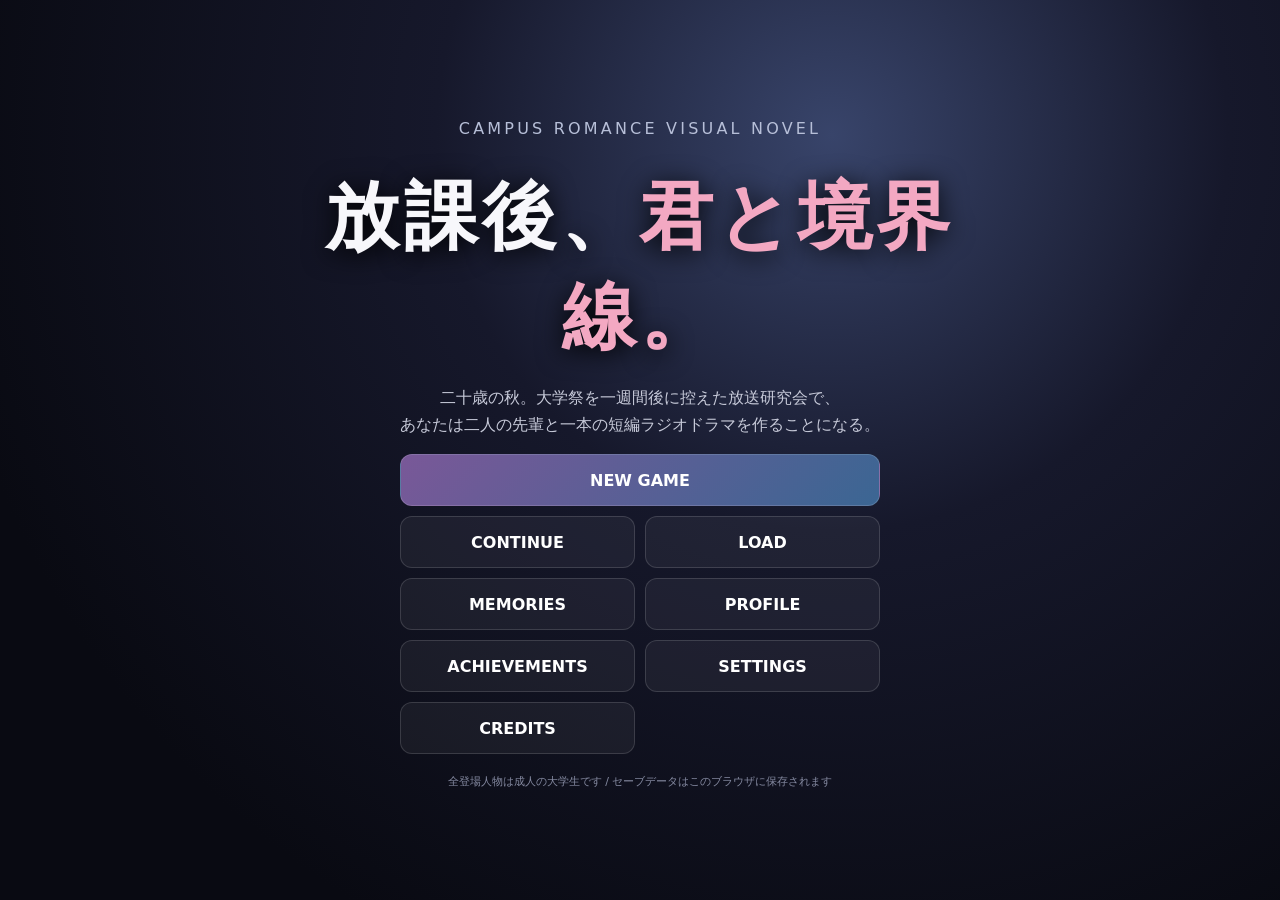
<file: index.html>
<!doctype html>
<html lang="ja">
<head>
<meta charset="utf-8">
<meta name="viewport" content="width=device-width,initial-scale=1,viewport-fit=cover,user-scalable=no">
<meta name="theme-color" content="#111426">
<title>放課後、君と境界線。— Campus Visual Novel</title>
<link rel="stylesheet" href="style.css">
</head>
<body>
<main class="app" id="app">
  <div class="bg" id="bg"></div>
  <div class="vignette"></div>

  <div class="characters">
    <img id="charL" class="char left" alt="">
    <img id="charC" class="char center" alt="">
    <img id="charR" class="char right" alt="">
  </div>

  <header class="topbar">
    <div class="chapter" id="chapter">Prologue</div>
    <div class="quick">
      <button id="qsave">Q.SAVE</button>
      <button id="qload">Q.LOAD</button>
      <button data-open="save">SAVE</button>
      <button data-open="load">LOAD</button>
      <button data-open="menu">MENU</button>
    </div>
  </header>

  <aside class="aff" id="affBox">
    <div class="affRow"><span>澪</span><div class="meter"><i class="mioMeter" id="mioMeter"></i></div><b id="mioAff">0</b></div>
    <div class="affRow"><span>朱莉</span><div class="meter"><i class="akariMeter" id="akariMeter"></i></div><b id="akariAff">0</b></div>
  </aside>

  <div class="choices" id="choices"></div>

  <section class="dialogue" id="dialogue" aria-live="polite">
    <div class="nameplate" id="speaker">Narration</div>
    <div class="dialogActions">
      <button id="autoBtn">AUTO</button>
      <button id="skipBtn">SKIP</button>
      <button data-open="backlog">LOG</button>
    </div>
    <div class="text" id="text"></div>
    <div class="next">▼</div>
  </section>

  <div class="toast" id="toast"></div>

  <section class="screen" id="titleScreen">
    <div class="titleCard">
      <div class="subtitle">CAMPUS ROMANCE VISUAL NOVEL</div>
      <h1 class="logo">放課後、<span>君と境界線。</span></h1>
      <p class="lead">二十歳の秋。大学祭を一週間後に控えた放送研究会で、<br>あなたは二人の先輩と一本の短編ラジオドラマを作ることになる。</p>
      <div class="menuBtns">
        <button class="primary" id="newGame">NEW GAME</button>
        <button id="continueBtn">CONTINUE</button>
        <button data-open="load">LOAD</button>
        <button data-open="gallery">MEMORIES</button>
        <button data-open="profiles">PROFILE</button>
        <button data-open="achievements">ACHIEVEMENTS</button>
        <button data-open="settings">SETTINGS</button>
        <button data-open="credits">CREDITS</button>
      </div>
      <div class="titleNote">全登場人物は成人の大学生です / セーブデータはこのブラウザに保存されます</div>
    </div>
  </section>

  <div class="modal" id="modal" hidden>
    <div class="modalBox">
      <div class="modalHead"><h2 id="modalTitle"></h2><button class="close" id="closeModal">閉じる</button></div>
      <div id="modalBody"></div>
    </div>
  </div>
</main>
<script src="story.js"></script>
<script src="game.js"></script>
</body>
</html>
</file>
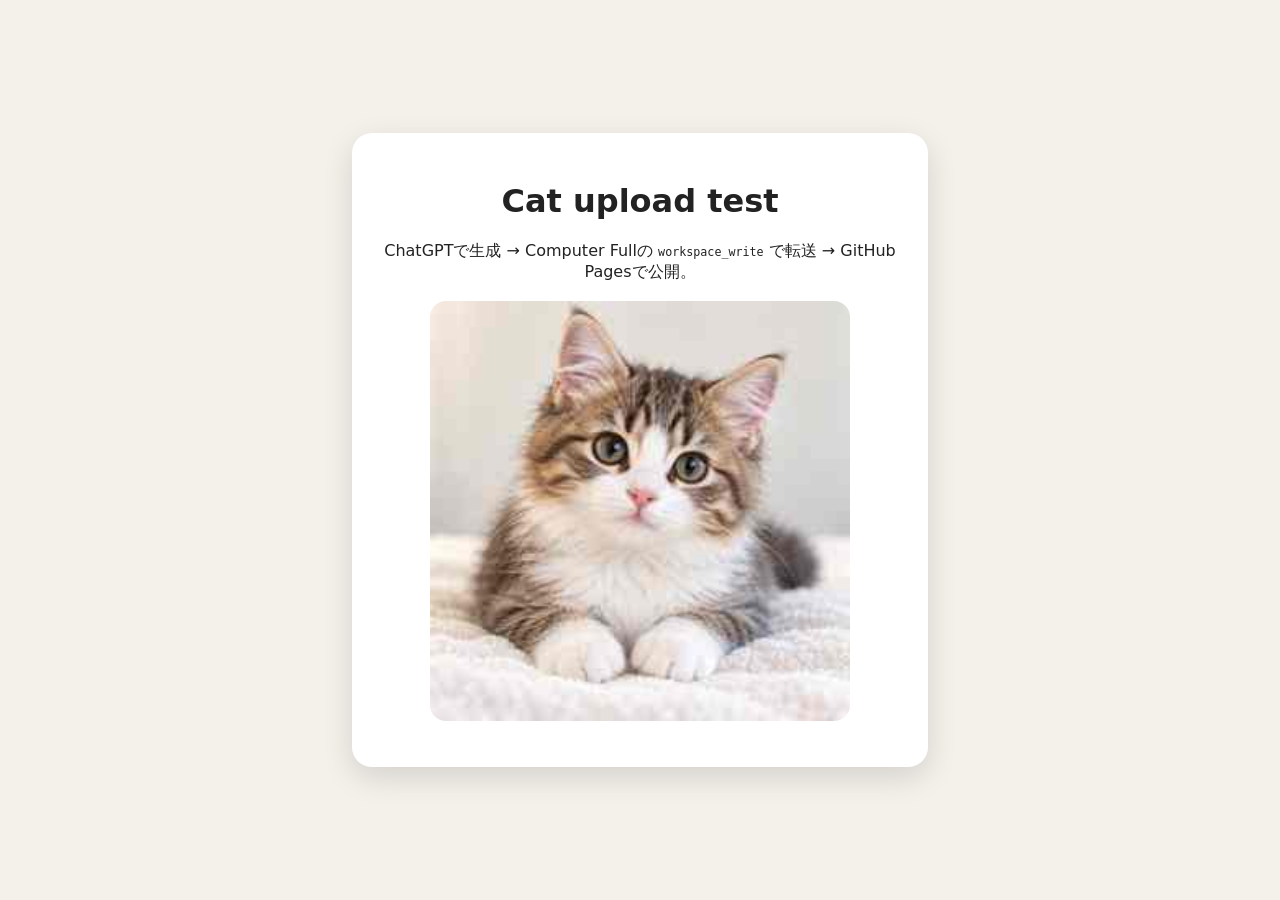
<file: cat-upload-test/index.html>
<!doctype html>
<html lang="ja">
<head>
  <meta charset="utf-8">
  <meta name="viewport" content="width=device-width,initial-scale=1">
  <title>Computer Full Cat Upload Test</title>
  <style>
    body{font-family:system-ui,sans-serif;min-height:100vh;margin:0;display:grid;place-items:center;background:#f4f1eb;color:#222}
    main{text-align:center;background:white;padding:28px;border-radius:20px;box-shadow:0 10px 30px #0002;max-width:520px}
    img{display:block;width:min(420px,80vw);height:auto;border-radius:16px;margin:18px auto}
    code{font-size:.9em}
  </style>
</head>
<body>
  <main>
    <h1>Cat upload test</h1>
    <p>ChatGPTで生成 → Computer Fullの <code>workspace_write</code> で転送 → GitHub Pagesで公開。</p>
    <img src="cat.jpg" alt="生成した猫画像">
  </main>
</body>
</html>
</file>
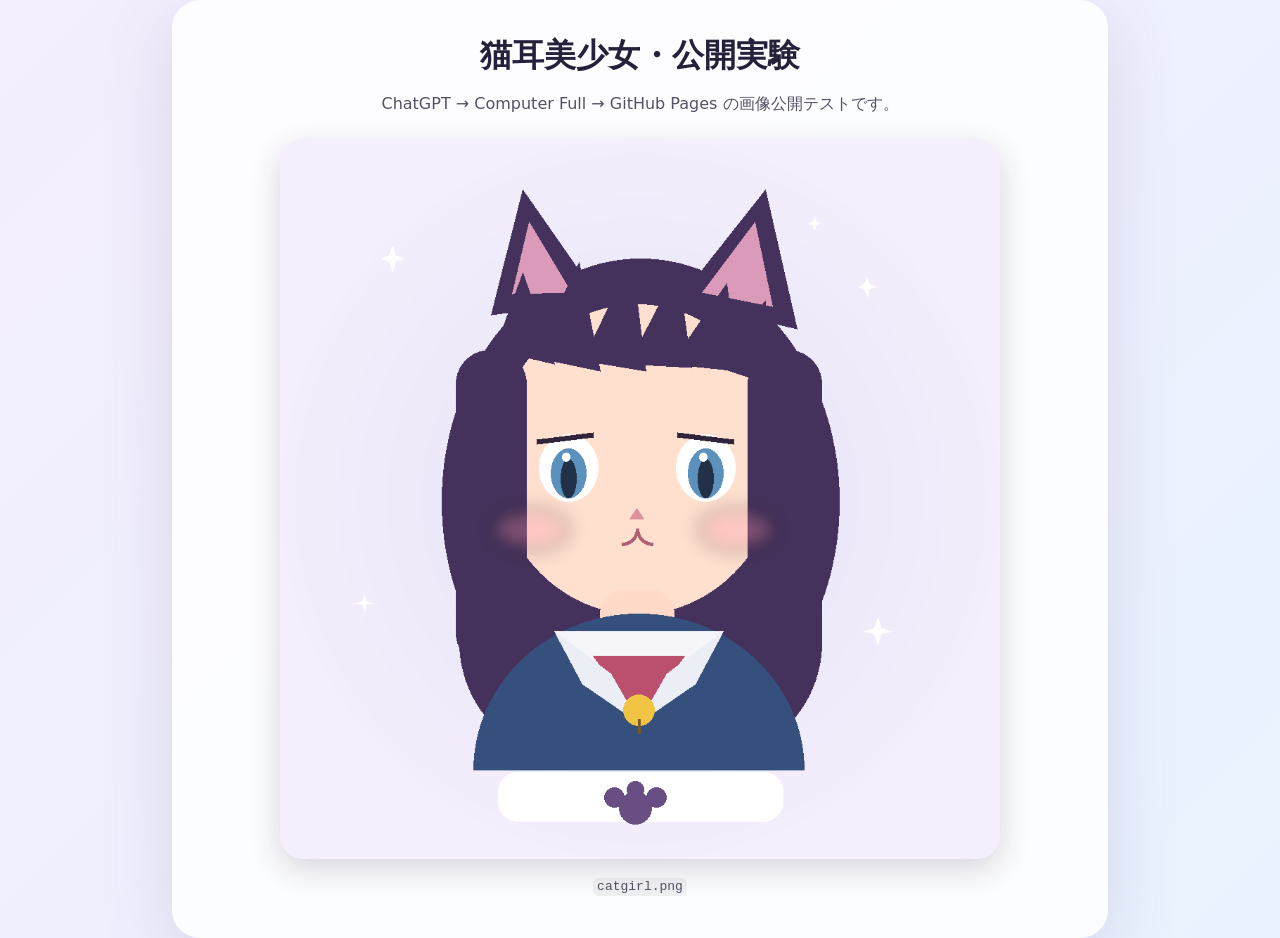
<file: catgirl-20260926/index.html>
<!doctype html>
<html lang="ja">
<head>
  <meta charset="utf-8">
  <meta name="viewport" content="width=device-width,initial-scale=1">
  <title>Catgirl Image Publish Test</title>
  <style>
    :root { color-scheme: light dark; font-family: system-ui,-apple-system,"Segoe UI",sans-serif; }
    body { margin:0; min-height:100vh; display:grid; place-items:center; background:linear-gradient(135deg,#f4eefe,#e9f3ff); }
    main { width:min(92vw,880px); text-align:center; background:#ffffffd9; color:#26213a; padding:28px; border-radius:28px; box-shadow:0 20px 70px #5d47752b; }
    h1 { margin:.2em 0 .3em; }
    p { opacity:.78; }
    img { width:min(100%,720px); height:auto; display:block; margin:24px auto 12px; border-radius:24px; box-shadow:0 10px 30px #35244d30; }
    code { background:#00000010; padding:.1em .35em; border-radius:.4em; }
  </style>
</head>
<body>
  <main>
    <h1>猫耳美少女・公開実験</h1>
    <p>ChatGPT → Computer Full → GitHub Pages の画像公開テストです。</p>
    <img src="catgirl.png" alt="猫耳の成人女性キャラクターのイラスト">
    <p><code>catgirl.png</code></p>
  </main>
</body>
</html>
</file>
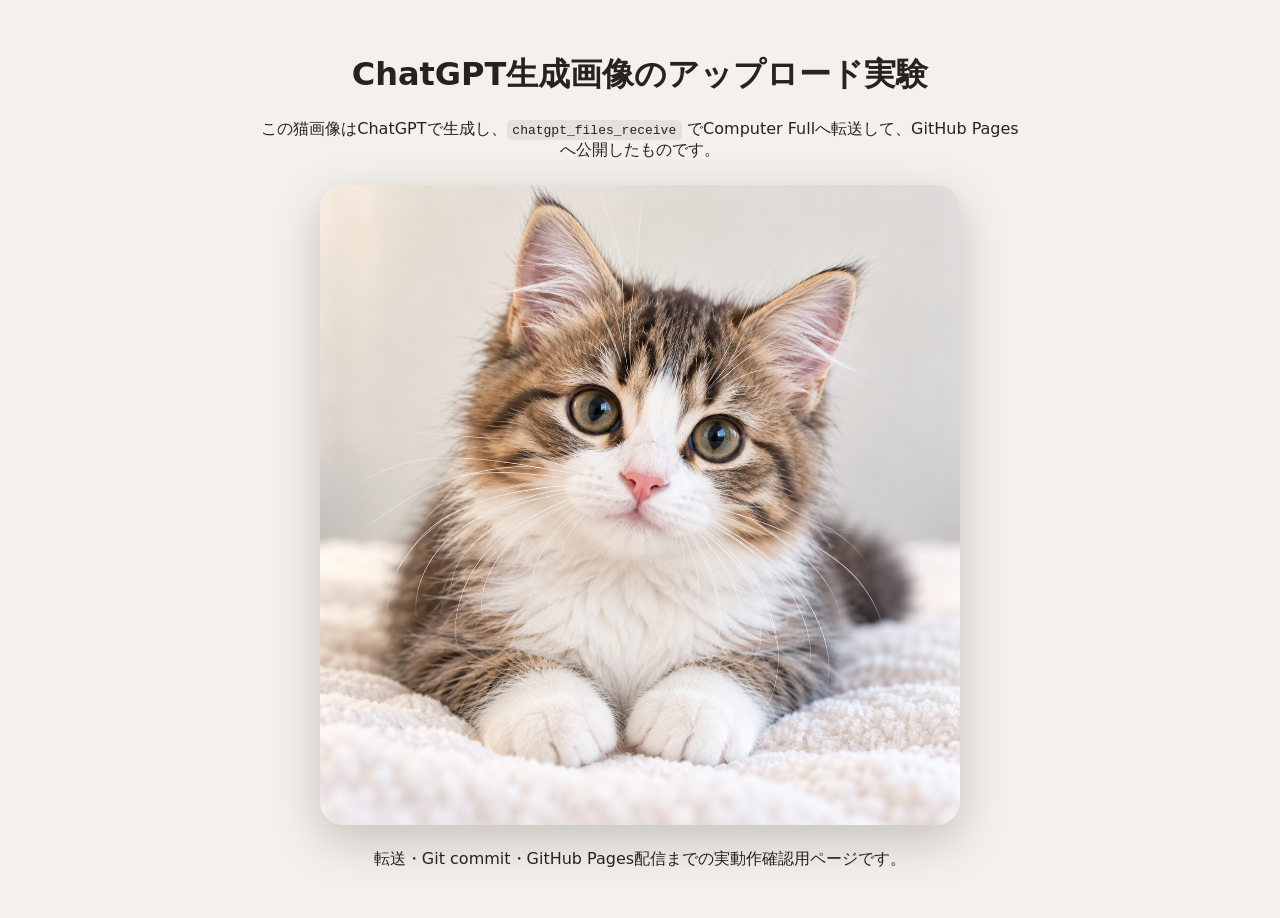
<file: chatgpt-cat-upload/index.html>
<!doctype html>
<html lang="ja">
<head>
  <meta charset="utf-8">
  <meta name="viewport" content="width=device-width, initial-scale=1">
  <title>ChatGPT → Computer Full → GitHub Pages</title>
  <style>
    :root { color-scheme: light dark; font-family: system-ui, sans-serif; }
    body { margin: 0; min-height: 100vh; display: grid; place-items: center; background: #f4f1ec; color: #26221f; }
    main { width: min(92vw, 760px); text-align: center; padding: 32px 16px; }
    img { display: block; width: min(100%, 640px); height: auto; margin: 24px auto; border-radius: 24px; box-shadow: 0 16px 50px #0003; }
    code { background: #0001; padding: .2em .45em; border-radius: .4em; }
    @media (prefers-color-scheme: dark) { body { background: #1d1b19; color: #eee8e1; } code { background: #fff1; } }
  </style>
</head>
<body>
  <main>
    <h1>ChatGPT生成画像のアップロード実験</h1>
    <p>この猫画像はChatGPTで生成し、<code>chatgpt_files_receive</code> でComputer Fullへ転送して、GitHub Pagesへ公開したものです。</p>
    <img src="cat.png" alt="ChatGPTで生成した猫画像">
    <p>転送・Git commit・GitHub Pages配信までの実動作確認用ページです。</p>
  </main>
</body>
</html>
</file>
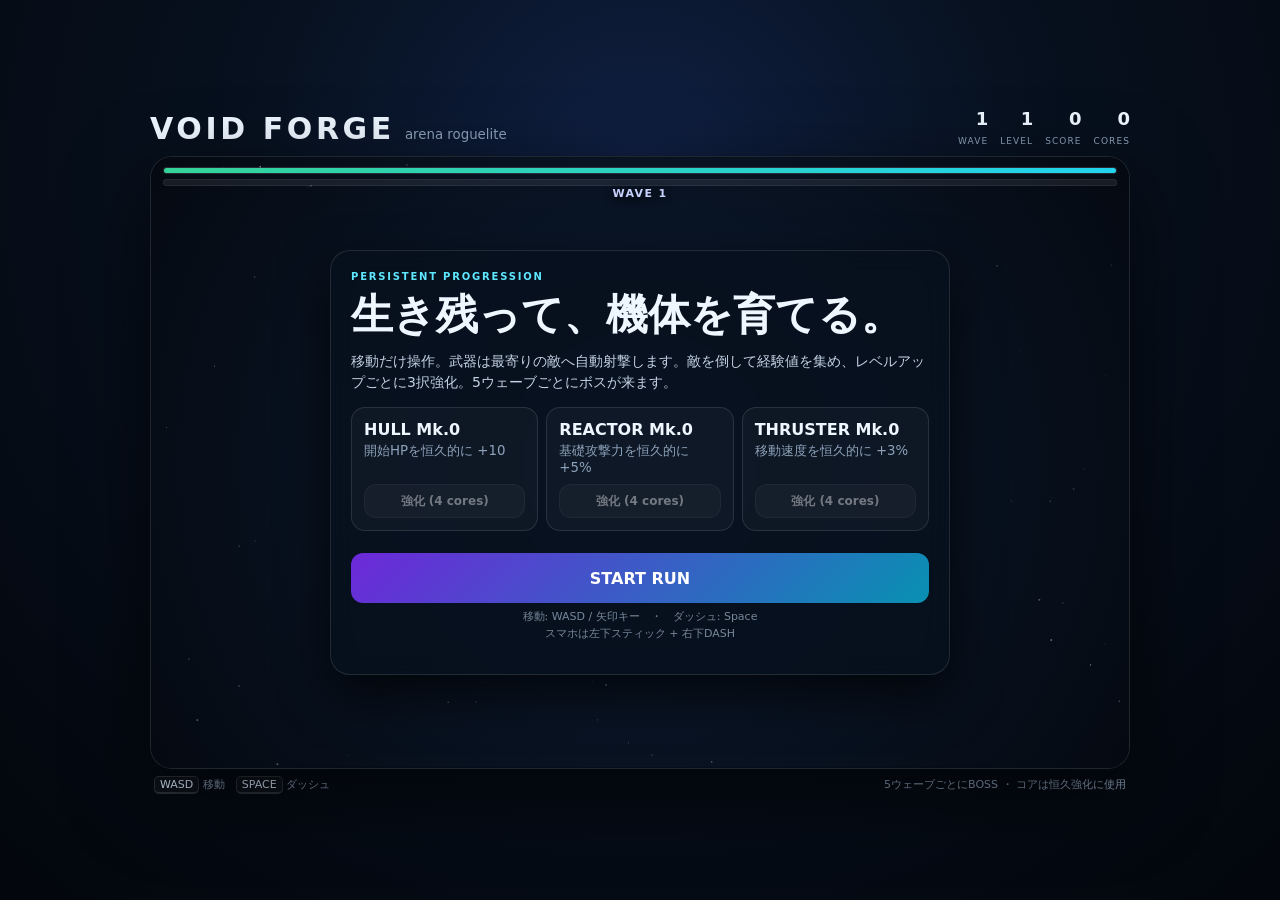
<file: catgirl-experiment.html>
<!doctype html>
<html lang="ja">
<head>
<meta charset="utf-8">
<meta name="viewport" content="width=device-width,initial-scale=1,viewport-fit=cover,user-scalable=no">
<meta name="theme-color" content="#07111f">
<title>VOID FORGE — Arena Roguelite</title>
<style>
:root{color-scheme:dark;--bg:#050912;--panel:#0b1424e8;--line:#ffffff1c;--text:#eef6ff;--muted:#8ea2ba;--cyan:#5ee7ff;--violet:#a78bfa;--red:#fb7185;--gold:#fbbf24;--green:#6ee7b7}
*{box-sizing:border-box}
html,body{margin:0;min-height:100%;background:radial-gradient(circle at 50% 20%,#102044,#07111f 40%,#03060c);font-family:Inter,ui-sans-serif,system-ui,-apple-system,"Segoe UI",sans-serif;color:var(--text);overscroll-behavior:none}
body{min-height:100svh;display:grid;place-items:center;padding:max(10px,env(safe-area-inset-top)) 10px max(10px,env(safe-area-inset-bottom));touch-action:none}
.shell{width:min(980px,100%);display:grid;gap:8px}
.top{display:grid;grid-template-columns:1fr auto;gap:10px;align-items:center}
.brand{display:flex;align-items:baseline;gap:10px}.brand h1{font-size:clamp(18px,4vw,30px);margin:0;letter-spacing:.12em}.brand small{color:var(--muted)}
.stats{display:flex;gap:12px;font-variant-numeric:tabular-nums}.stat{text-align:right}.stat b{display:block;font-size:18px}.stat span{font-size:9px;color:var(--muted);letter-spacing:.12em}
.arena{position:relative;aspect-ratio:16/10;max-height:78svh;min-height:300px;border:1px solid var(--line);border-radius:22px;overflow:hidden;background:#050b14;box-shadow:0 25px 80px #0009;isolation:isolate}
canvas{display:block;width:100%;height:100%}
.overlay{position:absolute;inset:0;display:grid;place-items:center;padding:18px;pointer-events:none}
.panel{pointer-events:auto;width:min(620px,100%);border:1px solid var(--line);border-radius:20px;background:#08111edc;backdrop-filter:blur(14px);padding:20px;box-shadow:0 20px 50px #000a}
.panel[hidden]{display:none}.eyebrow{font-size:10px;font-weight:900;letter-spacing:.18em;color:var(--cyan)}.panel h2{margin:5px 0 8px;font-size:clamp(24px,6vw,42px)}.panel p{margin:6px 0 12px;color:#c4d2e3;line-height:1.5;font-size:14px}
button{font:inherit;color:white;border:0;border-radius:12px;min-height:44px;padding:0 16px;font-weight:800;cursor:pointer;background:linear-gradient(135deg,#6d28d9,#0891b2)}
button:disabled{opacity:.42;cursor:not-allowed}.primary{width:100%;min-height:50px;margin-top:8px}.tiny{min-height:34px;padding:0 10px;font-size:12px}
.meta{display:grid;grid-template-columns:repeat(3,1fr);gap:8px;margin:14px 0}.metaCard{border:1px solid var(--line);background:#ffffff08;border-radius:14px;padding:12px}.metaCard b{display:block;margin-bottom:3px}.metaCard small{display:block;color:var(--muted);min-height:34px}.metaCard button{width:100%;margin-top:8px;background:#ffffff12;border:1px solid var(--line)}
.upgrades{display:grid;grid-template-columns:repeat(3,1fr);gap:10px}.upgrade{min-height:150px;text-align:left;padding:14px;background:#0c1728;border:1px solid #ffffff20}.upgrade strong{display:block;font-size:17px;color:#fff}.upgrade em{display:block;margin:5px 0 8px;color:var(--cyan);font-style:normal;font-size:11px}.upgrade span{display:block;color:#b7c5d6;font-size:13px;line-height:1.45}
.bars{position:absolute;left:12px;right:12px;top:10px;display:grid;gap:5px;pointer-events:none}.bar{height:7px;border-radius:99px;background:#ffffff13;overflow:hidden;border:1px solid #ffffff10}.bar i{display:block;height:100%;width:100%;background:linear-gradient(90deg,#34d399,#22d3ee)}.bar.xp i{background:linear-gradient(90deg,#8b5cf6,#60a5fa);width:0}
.wave{position:absolute;top:30px;left:50%;transform:translateX(-50%);font-weight:900;letter-spacing:.12em;font-size:11px;color:#c7d2fe;text-shadow:0 2px 8px #000}
.toast{position:absolute;bottom:12px;left:50%;transform:translateX(-50%);padding:7px 12px;border-radius:999px;background:#07111fd9;border:1px solid var(--line);font-size:12px;color:#dbeafe;opacity:0;transition:opacity .2s;pointer-events:none}
.touch{position:absolute;inset:0;pointer-events:none}.stick{position:absolute;width:116px;height:116px;border-radius:50%;border:1px solid #ffffff21;background:#ffffff08;left:18px;bottom:18px;display:none}.nub{position:absolute;width:48px;height:48px;border-radius:50%;background:#ffffff22;border:1px solid #ffffff30;left:34px;top:34px}.dash{position:absolute;right:20px;bottom:24px;width:74px;height:74px;border-radius:50%;display:none;place-items:center;border:1px solid #ffffff24;background:#7c3aed33;font-weight:900;font-size:12px}
.help{display:flex;justify-content:space-between;gap:12px;padding:0 4px;color:var(--muted);font-size:11px}.kbd{border:1px solid #ffffff22;border-bottom-width:2px;border-radius:5px;padding:1px 5px;color:#dbeafe;background:#ffffff09}
@media(max-width:700px){.arena{aspect-ratio:10/13;max-height:78svh}.brand small{display:none}.upgrades{grid-template-columns:1fr}.upgrade{min-height:105px}.meta{grid-template-columns:1fr}.stick,.dash{display:grid}.help{justify-content:center}.help span:last-child{display:none}.panel{max-height:90%;overflow:auto}}
</style>
</head>
<body>
<div class="shell">
  <div class="top">
    <div class="brand"><h1>VOID FORGE</h1><small>arena roguelite</small></div>
    <div class="stats">
      <div class="stat"><b id="waveN">1</b><span>WAVE</span></div>
      <div class="stat"><b id="levelN">1</b><span>LEVEL</span></div>
      <div class="stat"><b id="scoreN">0</b><span>SCORE</span></div>
      <div class="stat"><b id="coresN">0</b><span>CORES</span></div>
    </div>
  </div>
  <div class="arena" id="arena" tabindex="0">
    <canvas id="game"></canvas>
    <div class="bars"><div class="bar"><i id="hpBar"></i></div><div class="bar xp"><i id="xpBar"></i></div></div>
    <div class="wave" id="waveText">WAVE 1</div>
    <div class="toast" id="toast"></div>
    <div class="touch">
      <div class="stick" id="stick"><div class="nub" id="nub"></div></div>
      <div class="dash" id="dash">DASH</div>
    </div>
    <div class="overlay">
      <section class="panel" id="menu">
        <div class="eyebrow">PERSISTENT PROGRESSION</div>
        <h2>生き残って、機体を育てる。</h2>
        <p>移動だけ操作。武器は最寄りの敵へ自動射撃します。敵を倒して経験値を集め、レベルアップごとに3択強化。5ウェーブごとにボスが来ます。</p>
        <div class="meta">
          <div class="metaCard"><b>HULL Mk.<span id="hullLv">0</span></b><small>開始HPを恒久的に +10</small><button class="tiny metaBuy" data-k="hull">強化 <span id="hullCost"></span></button></div>
          <div class="metaCard"><b>REACTOR Mk.<span id="reactorLv">0</span></b><small>基礎攻撃力を恒久的に +5%</small><button class="tiny metaBuy" data-k="reactor">強化 <span id="reactorCost"></span></button></div>
          <div class="metaCard"><b>THRUSTER Mk.<span id="thrusterLv">0</span></b><small>移動速度を恒久的に +3%</small><button class="tiny metaBuy" data-k="thruster">強化 <span id="thrusterCost"></span></button></div>
        </div>
        <button class="primary" id="start">START RUN</button>
        <p style="text-align:center;font-size:11px;color:#789">移動: WASD / 矢印キー　・　ダッシュ: Space<br>スマホは左下スティック + 右下DASH</p>
      </section>
      <section class="panel" id="levelup" hidden>
        <div class="eyebrow">LEVEL UP</div><h2>強化を1つ選択</h2>
        <div class="upgrades" id="upgradeList"></div>
      </section>
      <section class="panel" id="gameover" hidden>
        <div class="eyebrow">RUN TERMINATED</div><h2 id="resultTitle">GAME OVER</h2>
        <p id="result"></p>
        <button class="primary" id="again">格納庫へ戻る</button>
      </section>
    </div>
  </div>
  <div class="help"><span><span class="kbd">WASD</span> 移動　<span class="kbd">SPACE</span> ダッシュ</span><span>5ウェーブごとにBOSS ・ コアは恒久強化に使用</span></div>
</div>
<script>
(()=>{
'use strict';
const cv=document.getElementById('game'),ctx=cv.getContext('2d'),arena=document.getElementById('arena');
const $=id=>document.getElementById(id);
let W=800,H=500,DPR=1,run=false,paused=false,last=0,time=0,wave=1,score=0,level=1,xp=0,nextXp=24,spawn=0,waveClock=0;
let player,enemies=[],bullets=[],gems=[],particles=[],stars=[],keys={},touchVec={x:0,y:0},dashCooldown=0,toastTimer=0;
const saveKey='void-forge-save-v1';
let save={cores:0,bestWave:0,bestScore:0,hull:0,reactor:0,thruster:0};
try{Object.assign(save,JSON.parse(localStorage.getItem(saveKey)||'{}'))}catch(_){}
function persist(){try{localStorage.setItem(saveKey,JSON.stringify(save))}catch(_){}}
const UPG=[
 {n:'Overcharge',tag:'DAMAGE',d:'攻撃力 +22%',apply:()=>player.damage*=1.22},
 {n:'Rapid Cycle',tag:'FIRE RATE',d:'連射速度 +18%',apply:()=>player.fireRate*=1.18},
 {n:'Twin Shot',tag:'MULTISHOT',d:'同時発射数 +1（最大5）',apply:()=>player.shots=Math.min(5,player.shots+1)},
 {n:'Rail Core',tag:'PIERCE',d:'弾の貫通数 +1',apply:()=>player.pierce++},
 {n:'Nanoforge',tag:'REGEN',d:'毎秒HP回復 +0.7',apply:()=>player.regen+=.7},
 {n:'Vector Drive',tag:'SPEED',d:'移動速度 +12%',apply:()=>player.speed*=1.12},
 {n:'Expanded Hull',tag:'MAX HP',d:'最大HP +25、即時25回復',apply:()=>{player.maxHp+=25;player.hp=Math.min(player.maxHp,player.hp+25)}},
 {n:'Magnet Array',tag:'PICKUP',d:'経験値吸引距離 +35%',apply:()=>player.magnet*=1.35},
 {n:'Critical Logic',tag:'CRIT',d:'クリティカル率 +8%',apply:()=>player.crit=Math.min(.55,player.crit+.08)},
 {n:'Phase Dash',tag:'DASH',d:'ダッシュ再使用 -18%',apply:()=>player.dashCd=Math.max(.7,player.dashCd*.82)},
 {n:'Drone Node',tag:'DRONE',d:'周回ドローン +1（接触ダメージ）',apply:()=>player.drones=Math.min(6,player.drones+1)},
 {n:'Heavy Rounds',tag:'SIZE',d:'弾サイズ +35%、攻撃力 +8%',apply:()=>{player.bulletR*=1.35;player.damage*=1.08}}
];
function metaCost(k){return 4+save[k]*3+Math.floor(save[k]*save[k]*.6)}
function refreshMeta(){
 $('coresN').textContent=save.cores;$('hullLv').textContent=save.hull;$('reactorLv').textContent=save.reactor;$('thrusterLv').textContent=save.thruster;
 for(const k of ['hull','reactor','thruster']){$(k+'Cost').textContent='('+metaCost(k)+' cores)';const b=document.querySelector('[data-k="'+k+'"]');b.disabled=save.cores<metaCost(k)}
}
function resize(){const r=cv.getBoundingClientRect();DPR=Math.min(devicePixelRatio||1,2);W=r.width;H=r.height;cv.width=Math.round(W*DPR);cv.height=Math.round(H*DPR);ctx.setTransform(DPR,0,0,DPR,0,0);stars=Array.from({length:Math.floor(W*H/7000)},()=>({x:Math.random()*W,y:Math.random()*H,s:Math.random()*1.4+.3,a:Math.random()*.55+.2}))}
function reset(){
 wave=1;score=0;level=1;xp=0;nextXp=24;time=0;spawn=.5;waveClock=0;enemies=[];bullets=[];gems=[];particles=[];dashCooldown=0;
 player={x:W/2,y:H/2,r:12,hp:100+save.hull*10,maxHp:100+save.hull*10,speed:190*(1+save.thruster*.03),damage:18*(1+save.reactor*.05),fireRate:2.2,fireT:0,shots:1,pierce:0,regen:0,magnet:95,crit:.05,dashCd:2.4,drones:0,bulletR:3.4,inv:0};
 run=true;paused=false;$('menu').hidden=true;$('gameover').hidden=true;$('levelup').hidden=true;arena.focus({preventScroll:true});last=performance.now();requestAnimationFrame(loop)
}
function enemyType(){
 const r=Math.random(), boss=wave%5===0 && !enemies.some(e=>e.boss) && waveClock<2;
 if(boss)return {boss:true,r:34,hp:500+wave*140,speed:45+wave*1.5,dmg:22,color:'#f59e0b',xp:45};
 if(r<Math.min(.18,.04+wave*.008))return {r:18,hp:70+wave*11,speed:58+wave*2,dmg:16,color:'#c084fc',xp:8};
 if(r<.42)return {r:9,hp:18+wave*4,speed:105+wave*3,dmg:8,color:'#fb7185',xp:3};
 return {r:13,hp:34+wave*6,speed:78+wave*2.5,dmg:11,color:'#60a5fa',xp:5}
}
function spawnEnemy(){
 const e=enemyType(),side=Math.floor(Math.random()*4),pad=28;
 if(side===0){e.x=Math.random()*W;e.y=-pad}else if(side===1){e.x=W+pad;e.y=Math.random()*H}else if(side===2){e.x=Math.random()*W;e.y=H+pad}else{e.x=-pad;e.y=Math.random()*H}
 e.maxHp=e.hp;e.hit=0;enemies.push(e)
}
function nearest(){let best=null,bd=1e9;for(const e of enemies){const dx=e.x-player.x,dy=e.y-player.y,d=dx*dx+dy*dy;if(d<bd){bd=d;best=e}}return best}
function fire(){
 const t=nearest();if(!t)return;const base=Math.atan2(t.y-player.y,t.x-player.x),spread=.13;
 for(let i=0;i<player.shots;i++){const a=base+(i-(player.shots-1)/2)*spread;bullets.push({x:player.x,y:player.y,vx:Math.cos(a)*460,vy:Math.sin(a)*460,r:player.bulletR,dmg:player.damage,pierce:player.pierce,life:1.5})}
}
function dash(){
 if(!run||paused||dashCooldown>0)return;let dx=touchVec.x,dy=touchVec.y;if(!dx&&!dy){dx=(keys.ArrowRight||keys.d?1:0)-(keys.ArrowLeft||keys.a?1:0);dy=(keys.ArrowDown||keys.s?1:0)-(keys.ArrowUp||keys.w?1:0)}if(!dx&&!dy)return;
 const m=Math.hypot(dx,dy);player.x+=dx/m*105;player.y+=dy/m*105;player.x=Math.max(16,Math.min(W-16,player.x));player.y=Math.max(16,Math.min(H-16,player.y));player.inv=.28;dashCooldown=player.dashCd;burst(player.x,player.y,'#a78bfa',18)
}
function burst(x,y,c,n=8){for(let i=0;i<n;i++){const a=Math.random()*6.28,s=30+Math.random()*110;particles.push({x,y,vx:Math.cos(a)*s,vy:Math.sin(a)*s,life:.35+Math.random()*.4,c})}}
function addXp(v){xp+=v;while(xp>=nextXp){xp-=nextXp;level++;nextXp=Math.floor(nextXp*1.22+5);chooseUpgrade();break}}
function chooseUpgrade(){
 paused=true;$('levelup').hidden=false;const pool=[...UPG].sort(()=>Math.random()-.5).slice(0,3),box=$('upgradeList');box.innerHTML='';
 for(const u of pool){const b=document.createElement('button');b.className='upgrade';b.innerHTML='<strong>'+u.n+'</strong><em>'+u.tag+'</em><span>'+u.d+'</span>';b.onclick=()=>{u.apply();$('levelup').hidden=true;paused=false;toast(u.n+' acquired');last=performance.now()};box.appendChild(b)}
}
function toast(s){const el=$('toast');el.textContent=s;el.style.opacity='1';toastTimer=1.2}
function kill(e){score+=e.boss?900:Math.round(e.maxHp*1.8);gems.push({x:e.x,y:e.y,v:e.xp,r:e.boss?8:5});burst(e.x,e.y,e.color,e.boss?30:7)}
function end(){
 run=false;paused=true;const earned=Math.max(1,Math.floor(score/650)+Math.floor(wave/2));save.cores+=earned;save.bestWave=Math.max(save.bestWave,wave);save.bestScore=Math.max(save.bestScore,Math.floor(score));persist();refreshMeta();
 $('result').innerHTML='到達 Wave <b>'+wave+'</b> / Score <b>'+Math.floor(score).toLocaleString()+'</b><br>回収したコア: <b>+'+earned+'</b><br>BEST Wave '+save.bestWave+' / '+save.bestScore.toLocaleString()+' pts';$('gameover').hidden=false
}
function update(dt){
 time+=dt;waveClock+=dt;if(waveClock>=28){wave++;waveClock=0;$('waveN').textContent=wave;$('waveText').textContent=wave%5===0?'BOSS WAVE '+wave:'WAVE '+wave;toast(wave%5===0?'WARNING: BOSS INBOUND':'WAVE '+wave)}
 dashCooldown=Math.max(0,dashCooldown-dt);player.inv=Math.max(0,player.inv-dt);player.hp=Math.min(player.maxHp,player.hp+player.regen*dt);
 let dx=(keys.ArrowRight||keys.d?1:0)-(keys.ArrowLeft||keys.a?1:0)+touchVec.x,dy=(keys.ArrowDown||keys.s?1:0)-(keys.ArrowUp||keys.w?1:0)+touchVec.y,m=Math.hypot(dx,dy);if(m){dx/=m;dy/=m;player.x+=dx*player.speed*dt;player.y+=dy*player.speed*dt}
 player.x=Math.max(player.r,Math.min(W-player.r,player.x));player.y=Math.max(player.r+18,Math.min(H-player.r,player.y));
 player.fireT-=dt;if(player.fireT<=0){fire();player.fireT=1/player.fireRate}
 spawn-=dt;if(spawn<=0){spawnEnemy();spawn=Math.max(.12,.72-wave*.024)*(0.7+Math.random()*.55)}
 for(const b of bullets){b.x+=b.vx*dt;b.y+=b.vy*dt;b.life-=dt}
 for(const e of enemies){const ax=player.x-e.x,ay=player.y-e.y,am=Math.hypot(ax,ay)||1;e.x+=ax/am*e.speed*dt;e.y+=ay/am*e.speed*dt;e.hit=Math.max(0,e.hit-dt)}
 for(const b of bullets){if(b.life<=0)continue;for(const e of enemies){if(e.hp<=0)continue;const rr=b.r+e.r,dx=b.x-e.x,dy=b.y-e.y;if(dx*dx+dy*dy<rr*rr){let dmg=b.dmg;if(Math.random()<player.crit)dmg*=2;e.hp-=dmg;e.hit=.08;b.pierce--;if(b.pierce<0)b.life=0;if(e.hp<=0)kill(e);break}}}
 enemies=enemies.filter(e=>e.hp>0);bullets=bullets.filter(b=>b.life>0&&b.x>-30&&b.x<W+30&&b.y>-30&&b.y<H+30);
 for(const e of enemies){const rr=player.r+e.r,dx=e.x-player.x,dy=e.y-player.y;if(dx*dx+dy*dy<rr*rr&&player.inv<=0){player.hp-=e.dmg;player.inv=.45;const mm=Math.hypot(dx,dy)||1;e.x+=dx/mm*20;e.y+=dy/mm*20;burst(player.x,player.y,'#fb7185',10);if(player.hp<=0){end();return}}}
 for(let i=0;i<player.drones;i++){const a=time*2.1+i/player.drones*6.28,x=player.x+Math.cos(a)*42,y=player.y+Math.sin(a)*42;for(const e of enemies){if(e.hit>0)continue;const dx=e.x-x,dy=e.y-y;if(dx*dx+dy*dy<(e.r+7)*(e.r+7)){e.hp-=player.damage*.55;e.hit=.12;if(e.hp<=0)kill(e)}}}
 enemies=enemies.filter(e=>e.hp>0);
 for(let i=gems.length-1;i>=0;i--){const g=gems[i],dx=player.x-g.x,dy=player.y-g.y,d=Math.hypot(dx,dy);if(d<player.magnet){const sp=220+(player.magnet-d)*2;g.x+=dx/(d||1)*sp*dt;g.y+=dy/(d||1)*sp*dt}if(d<player.r+9){addXp(g.v);gems.splice(i,1)}}
 for(const p of particles){p.x+=p.vx*dt;p.y+=p.vy*dt;p.vx*=.96;p.vy*=.96;p.life-=dt}particles=particles.filter(p=>p.life>0);
 score+=dt*(8+wave*1.2);$('scoreN').textContent=Math.floor(score);$('levelN').textContent=level;$('hpBar').style.width=Math.max(0,player.hp/player.maxHp*100)+'%';$('xpBar').style.width=xp/nextXp*100+'%';
 if(toastTimer>0){toastTimer-=dt;if(toastTimer<=0)$('toast').style.opacity='0'}
}
function draw(){
 ctx.clearRect(0,0,W,H);const g=ctx.createRadialGradient(W*.5,H*.5,20,W*.5,H*.5,Math.max(W,H)*.7);g.addColorStop(0,'#0c1b31');g.addColorStop(1,'#03060b');ctx.fillStyle=g;ctx.fillRect(0,0,W,H);
 for(const s of stars){ctx.globalAlpha=s.a*(.7+.3*Math.sin(time*.8+s.x));ctx.fillStyle='#dbeafe';ctx.fillRect(s.x,s.y,s.s,s.s)}ctx.globalAlpha=1;
 for(const g of gems){ctx.save();ctx.translate(g.x,g.y);ctx.rotate(time*2);ctx.fillStyle=g.v>20?'#fbbf24':'#5ee7ff';ctx.shadowColor=ctx.fillStyle;ctx.shadowBlur=10;ctx.fillRect(-g.r,-g.r,g.r*2,g.r*2);ctx.restore()}
 for(const b of bullets){ctx.fillStyle='#e0f2fe';ctx.shadowColor='#5ee7ff';ctx.shadowBlur=8;ctx.beginPath();ctx.arc(b.x,b.y,b.r,0,7);ctx.fill();ctx.shadowBlur=0}
 for(const e of enemies){ctx.save();ctx.translate(e.x,e.y);ctx.fillStyle=e.hit?'#fff':e.color;ctx.shadowColor=e.color;ctx.shadowBlur=e.boss?18:8;ctx.beginPath();ctx.arc(0,0,e.r,0,7);ctx.fill();ctx.shadowBlur=0;if(e.boss){ctx.strokeStyle='#ffffff80';ctx.lineWidth=2;ctx.beginPath();ctx.arc(0,0,e.r+7+Math.sin(time*4)*3,0,7);ctx.stroke()}if(e.hp<e.maxHp){ctx.fillStyle='#0008';ctx.fillRect(-e.r,e.r+5,e.r*2,3);ctx.fillStyle='#6ee7b7';ctx.fillRect(-e.r,e.r+5,e.r*2*Math.max(0,e.hp/e.maxHp),3)}ctx.restore()}
 for(const p of particles){ctx.globalAlpha=Math.max(0,p.life*2);ctx.fillStyle=p.c;ctx.fillRect(p.x,p.y,2,2)}ctx.globalAlpha=1;
 if(player){for(let i=0;i<player.drones;i++){const a=time*2.1+i/player.drones*6.28,x=player.x+Math.cos(a)*42,y=player.y+Math.sin(a)*42;ctx.fillStyle='#a78bfa';ctx.beginPath();ctx.arc(x,y,6,0,7);ctx.fill()}
 ctx.save();ctx.translate(player.x,player.y);ctx.globalAlpha=player.inv>0&&Math.floor(time*20)%2?0.28:1;ctx.fillStyle='#f8fafc';ctx.shadowColor='#5ee7ff';ctx.shadowBlur=16;ctx.beginPath();ctx.moveTo(15,0);ctx.lineTo(-10,-9);ctx.lineTo(-5,0);ctx.lineTo(-10,9);ctx.closePath();ctx.fill();ctx.shadowBlur=0;ctx.restore()}
}
function loop(now){if(!run){draw();return}const dt=Math.min(.033,(now-last)/1000||0);last=now;if(!paused)update(dt);draw();requestAnimationFrame(loop)}
document.addEventListener('keydown',e=>{const k=e.key.length===1?e.key.toLowerCase():e.key;keys[k]=true;if(e.code==='Space'){e.preventDefault();dash()}});
document.addEventListener('keyup',e=>{const k=e.key.length===1?e.key.toLowerCase():e.key;keys[k]=false});
$('start').onclick=reset;$('again').onclick=()=>{$('gameover').hidden=true;$('menu').hidden=false;refreshMeta()};
document.querySelectorAll('.metaBuy').forEach(b=>b.onclick=()=>{const k=b.dataset.k,c=metaCost(k);if(save.cores>=c){save.cores-=c;save[k]++;persist();refreshMeta()}});
const stick=$('stick'),nub=$('nub');let stickId=null;
function stickMove(e){const r=stick.getBoundingClientRect(),cx=r.left+r.width/2,cy=r.top+r.height/2,dx=e.clientX-cx,dy=e.clientY-cy,m=Math.hypot(dx,dy),lim=42,q=Math.min(1,m/lim);touchVec={x:m?dx/m*q:0,y:m?dy/m*q:0};nub.style.transform='translate('+(touchVec.x*lim)+'px,'+(touchVec.y*lim)+'px)'}
stick.addEventListener('pointerdown',e=>{stickId=e.pointerId;stick.setPointerCapture(e.pointerId);stickMove(e)});
stick.addEventListener('pointermove',e=>{if(e.pointerId===stickId)stickMove(e)});
function stickEnd(e){if(e.pointerId!==stickId)return;stickId=null;touchVec={x:0,y:0};nub.style.transform='translate(0,0)'}
stick.addEventListener('pointerup',stickEnd);stick.addEventListener('pointercancel',stickEnd);$('dash').addEventListener('pointerdown',e=>{e.preventDefault();dash()});
window.addEventListener('resize',resize,{passive:true});resize();refreshMeta();draw();
})();
</script>
</body>
</html>
</file>
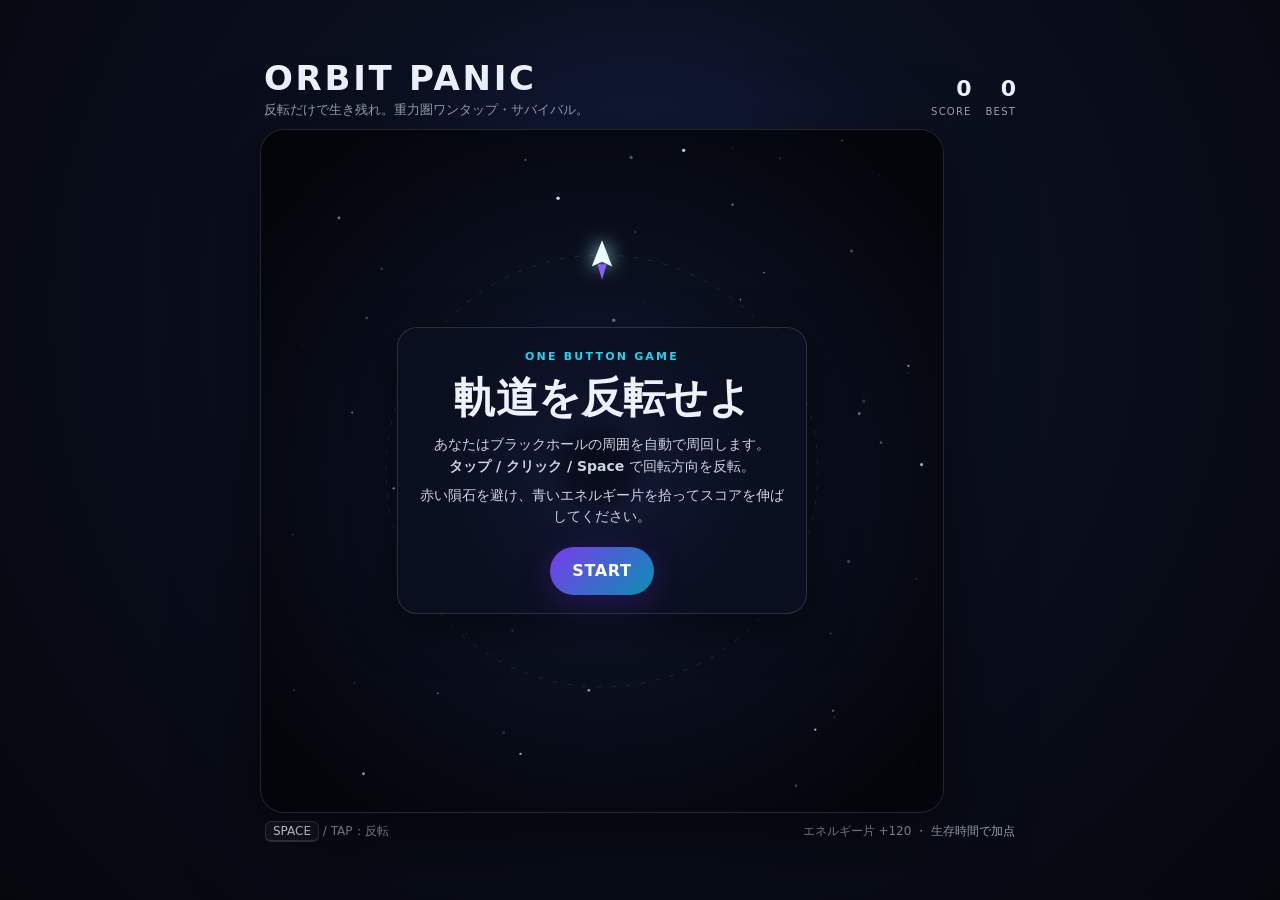
<file: orbit-panic.html>
<!doctype html>
<html lang="ja">
<head>
<meta charset="utf-8">
<meta name="viewport" content="width=device-width,initial-scale=1,viewport-fit=cover,user-scalable=no">
<meta name="theme-color" content="#090d18">
<title>Orbit Panic — 1ボタン軌道ゲーム</title>
<style>
  :root{color-scheme:dark;--bg:#090d18;--panel:#111827cc;--text:#eef2ff;--muted:#9ca3af;--accent:#8b5cf6;--cyan:#22d3ee;--danger:#fb7185}
  *{box-sizing:border-box}
  html,body{margin:0;min-height:100%;background:radial-gradient(circle at 50% 35%,#172554 0,#0b1020 38%,#05070d 100%);color:var(--text);font-family:Inter,ui-sans-serif,system-ui,-apple-system,BlinkMacSystemFont,"Segoe UI",sans-serif;overscroll-behavior:none}
  body{min-height:100svh;display:grid;place-items:center;padding:max(14px,env(safe-area-inset-top)) 14px max(14px,env(safe-area-inset-bottom));touch-action:manipulation}
  .wrap{width:min(760px,100%);display:grid;gap:10px}
  .top{display:flex;align-items:end;justify-content:space-between;gap:14px;padding:0 4px}
  h1{font-size:clamp(20px,5vw,34px);line-height:1;margin:0;letter-spacing:.08em;text-transform:uppercase}
  .sub{margin:6px 0 0;color:var(--muted);font-size:13px}
  .scorebox{display:flex;gap:14px;text-align:right;font-variant-numeric:tabular-nums}
  .stat b{display:block;font-size:22px;line-height:1}.stat span{font-size:10px;color:var(--muted);letter-spacing:.12em}
  .game{position:relative;aspect-ratio:1/1;max-height:76svh;border:1px solid #ffffff1d;border-radius:24px;overflow:hidden;background:#070b14;box-shadow:0 24px 80px #0008,inset 0 0 70px #3b82f611;isolation:isolate}
  canvas{display:block;width:100%;height:100%}
  .hud{position:absolute;inset:0;display:grid;place-items:center;pointer-events:none;padding:24px;text-align:center}
  .card{pointer-events:auto;max-width:410px;padding:22px 22px 18px;border:1px solid #ffffff22;border-radius:20px;background:#0b1020d9;backdrop-filter:blur(12px);box-shadow:0 14px 45px #0008}
  .card[hidden]{display:none}
  .eyebrow{font-size:11px;letter-spacing:.2em;color:var(--cyan);font-weight:800}
  .card h2{margin:7px 0 8px;font-size:clamp(25px,7vw,42px)}
  .card p{margin:7px 0;color:#cbd5e1;line-height:1.55;font-size:14px}
  button{margin-top:12px;min-height:48px;padding:0 22px;border:0;border-radius:999px;background:linear-gradient(135deg,#7c3aed,#0891b2);color:white;font:inherit;font-weight:800;letter-spacing:.04em;box-shadow:0 8px 30px #6d28d944;cursor:pointer}
  button:active{transform:translateY(1px)}
  .hint{display:flex;justify-content:space-between;gap:12px;color:var(--muted);font-size:12px;padding:0 5px}
  .kbd{padding:2px 7px;border:1px solid #ffffff25;border-bottom-width:2px;border-radius:6px;background:#ffffff0b;color:#e5e7eb}
  .flash{position:absolute;inset:0;background:white;opacity:0;pointer-events:none;mix-blend-mode:screen}
  @media(max-width:520px){
    .top{align-items:center}.sub{display:none}.scorebox{gap:10px}.stat b{font-size:18px}.game{border-radius:18px}
    .hint{justify-content:center}.hint span:last-child{display:none}
  }
  @media(prefers-reduced-motion:reduce){button{transition:none}}
</style>
</head>
<body>
<div class="wrap">
  <div class="top">
    <div><h1>Orbit Panic</h1><p class="sub">反転だけで生き残れ。重力圏ワンタップ・サバイバル。</p></div>
    <div class="scorebox">
      <div class="stat"><b id="score">0</b><span>SCORE</span></div>
      <div class="stat"><b id="best">0</b><span>BEST</span></div>
    </div>
  </div>

  <div class="game" id="game" tabindex="0" aria-label="Orbit Panic ゲーム画面。タップまたはSpaceで周回方向を反転します。">
    <canvas id="c"></canvas>
    <div class="flash" id="flash"></div>
    <div class="hud">
      <section class="card" id="startCard">
        <div class="eyebrow">ONE BUTTON GAME</div>
        <h2>軌道を反転せよ</h2>
        <p>あなたはブラックホールの周囲を自動で周回します。<br><strong>タップ / クリック / Space</strong> で回転方向を反転。</p>
        <p>赤い隕石を避け、青いエネルギー片を拾ってスコアを伸ばしてください。</p>
        <button id="startBtn" type="button">START</button>
      </section>
      <section class="card" id="overCard" hidden>
        <div class="eyebrow">SIGNAL LOST</div>
        <h2 id="finalScore">0</h2>
        <p id="resultText">重力圏に飲まれました。</p>
        <button id="retryBtn" type="button">RETRY</button>
      </section>
    </div>
  </div>

  <div class="hint">
    <span><span class="kbd">SPACE</span> / TAP：反転</span>
    <span>エネルギー片 +120 ・ 生存時間で加点</span>
  </div>
</div>

<script>
(() => {
  'use strict';
  const root = document.getElementById('game');
  const canvas = document.getElementById('c');
  const ctx = canvas.getContext('2d');
  const scoreEl = document.getElementById('score');
  const bestEl = document.getElementById('best');
  const startCard = document.getElementById('startCard');
  const overCard = document.getElementById('overCard');
  const finalScore = document.getElementById('finalScore');
  const resultText = document.getElementById('resultText');
  const flash = document.getElementById('flash');

  let dpr=1,w=600,h=600,cx=300,cy=300,scale=1;
  let running=false,last=0,t=0,score=0,best=0,dir=1,angle=-Math.PI/2;
  let playerR=190,speed=1.32,spawnClock=0,orbClock=1.2,shake=0;
  let obstacles=[],orbs=[],stars=[];
  let raf=0,audioCtx=null;

  try { best = Number(localStorage.getItem('orbit-panic-best')||0) || 0; } catch (_) {}
  bestEl.textContent=best;

  function resize(){
    const r=canvas.getBoundingClientRect();
    dpr=Math.min(window.devicePixelRatio||1,2);
    canvas.width=Math.max(1,Math.round(r.width*dpr));
    canvas.height=Math.max(1,Math.round(r.height*dpr));
    w=r.width; h=r.height; cx=w/2; cy=h/2; scale=Math.min(w,h)/600;
    ctx.setTransform(dpr,0,0,dpr,0,0);
    makeStars();
  }
  function makeStars(){
    const n=Math.max(50,Math.floor((w*h)/6500));
    stars=Array.from({length:n},()=>({x:Math.random()*w,y:Math.random()*h,r:Math.random()*1.4+.2,a:Math.random()*.7+.2}));
  }
  function reset(){
    running=true; last=performance.now(); t=0; score=0; dir=1; angle=-Math.PI/2; speed=1.32;
    spawnClock=.4; orbClock=1.3; shake=0; obstacles=[]; orbs=[];
    scoreEl.textContent='0'; startCard.hidden=true; overCard.hidden=true;
    root.focus({preventScroll:true});
    cancelAnimationFrame(raf); raf=requestAnimationFrame(loop);
  }
  function tone(freq,dur=.06,vol=.025,type='sine'){
    try{
      audioCtx ||= new (window.AudioContext||window.webkitAudioContext)();
      const o=audioCtx.createOscillator(),g=audioCtx.createGain();
      o.frequency.value=freq;o.type=type;g.gain.setValueAtTime(vol,audioCtx.currentTime);
      g.gain.exponentialRampToValueAtTime(.0001,audioCtx.currentTime+dur);
      o.connect(g);g.connect(audioCtx.destination);o.start();o.stop(audioCtx.currentTime+dur);
    }catch(_){}
  }
  function flip(){
    if(!running) return;
    dir*=-1; shake=Math.max(shake,2.2); tone(280,.04,.018,'triangle');
  }
  function spawnObstacle(){
    const a=Math.random()*Math.PI*2;
    const width=(.19+Math.random()*.17);
    const rr=playerR + (Math.random()<.45 ? (Math.random()*20-10) : (Math.random()<.5?-38:38));
    obstacles.push({a,rr,width,life:5.3,spin:(Math.random()*.18+.04)*(Math.random()<.5?-1:1),size:18+Math.random()*13});
  }
  function spawnOrb(){
    const a=Math.random()*Math.PI*2;
    orbs.push({a,rr:playerR,life:5,pulse:Math.random()*6.28});
  }
  function angleDiff(a,b){
    let d=(a-b)%(Math.PI*2); if(d>Math.PI)d-=Math.PI*2;if(d<-Math.PI)d+=Math.PI*2;return d;
  }
  function die(){
    running=false; shake=11; tone(90,.35,.05,'sawtooth');
    flash.animate([{opacity:.5},{opacity:0}],{duration:350,easing:'ease-out'});
    const s=Math.floor(score);
    if(s>best){best=s;bestEl.textContent=best;try{localStorage.setItem('orbit-panic-best',String(best));}catch(_){}}
    finalScore.textContent=s.toLocaleString();
    resultText.textContent=s<500?'重力圏はまだあなたを覚えていません。':s<1400?'かなり粘りました。もう一周いけそうです。':s<3000?'軌道制御がだいぶ人間離れしてきました。':'ブラックホール側が避けるべき存在です。';
    setTimeout(()=>{overCard.hidden=false;},260);
  }
  function update(dt){
    t+=dt; speed=Math.min(2.55,1.32+t*.018); angle+=dir*speed*dt;
    score+=dt*(36+t*.18);
    spawnClock-=dt; orbClock-=dt;
    if(spawnClock<=0){spawnObstacle();spawnClock=Math.max(.38,.9-t*.007)*(0.82+Math.random()*.45);}
    if(orbClock<=0){spawnOrb();orbClock=1.55+Math.random()*1.25;}
    for(const o of obstacles){o.a+=o.spin*dt;o.life-=dt;}
    for(const o of orbs){o.life-=dt;o.pulse+=dt*5;}
    obstacles=obstacles.filter(o=>o.life>0);orbs=orbs.filter(o=>o.life>0);
    const px=Math.cos(angle)*playerR,py=Math.sin(angle)*playerR;
    for(const o of obstacles){
      const ox=Math.cos(o.a)*o.rr,oy=Math.sin(o.a)*o.rr;
      const dx=px-ox,dy=py-oy,hit=(o.size+11);
      if(dx*dx+dy*dy<hit*hit){die();break;}
    }
    if(!running)return;
    for(let i=orbs.length-1;i>=0;i--){
      const o=orbs[i];const ox=Math.cos(o.a)*o.rr,oy=Math.sin(o.a)*o.rr;
      const dx=px-ox,dy=py-oy;
      if(dx*dx+dy*dy<28*28){orbs.splice(i,1);score+=120;shake=4;tone(720,.08,.028,'sine');}
    }
    scoreEl.textContent=Math.floor(score);
    shake*=Math.pow(.02,dt);
  }
  function draw(){
    ctx.clearRect(0,0,w,h);
    ctx.save();
    if(shake>.15)ctx.translate((Math.random()-.5)*shake,(Math.random()-.5)*shake);

    const bg=ctx.createRadialGradient(cx,cy,10,cx,cy,Math.max(w,h)*.62);
    bg.addColorStop(0,'#172554'); bg.addColorStop(.42,'#0b1020'); bg.addColorStop(1,'#03050a');
    ctx.fillStyle=bg;ctx.fillRect(-20,-20,w+40,h+40);
    for(const s of stars){ctx.globalAlpha=s.a*(.65+.35*Math.sin(t*.6+s.x));ctx.fillStyle='#e0f2fe';ctx.beginPath();ctx.arc(s.x,s.y,s.r*scale,0,7);ctx.fill();}
    ctx.globalAlpha=1;

    const R=playerR*scale;
    ctx.save();ctx.translate(cx,cy);
    ctx.strokeStyle='#93c5fd22';ctx.lineWidth=1;ctx.setLineDash([4*scale,9*scale]);ctx.beginPath();ctx.arc(0,0,R,0,7);ctx.stroke();ctx.setLineDash([]);

    for(let i=4;i>=0;i--){
      ctx.fillStyle=`rgba(139,92,246,${.018+i*.013})`;ctx.beginPath();ctx.arc(0,0,(68+i*11)*scale,0,7);ctx.fill();
    }
    const hole=ctx.createRadialGradient(-10*scale,-12*scale,4,0,0,62*scale);
    hole.addColorStop(0,'#000');hole.addColorStop(.55,'#03030a');hole.addColorStop(.72,'#7c3aed');hole.addColorStop(.79,'#22d3ee');hole.addColorStop(.86,'#120b2d');hole.addColorStop(1,'transparent');
    ctx.fillStyle=hole;ctx.beginPath();ctx.arc(0,0,78*scale,0,7);ctx.fill();
    ctx.save();ctx.rotate(t*.16);ctx.strokeStyle='#c4b5fd55';ctx.lineWidth=2*scale;ctx.beginPath();ctx.ellipse(0,0,88*scale,32*scale,.4,0,7);ctx.stroke();ctx.restore();

    for(const o of orbs){
      const x=Math.cos(o.a)*o.rr*scale,y=Math.sin(o.a)*o.rr*scale;
      const rr=(7+Math.sin(o.pulse)*2)*scale;
      ctx.shadowColor='#22d3ee';ctx.shadowBlur=18*scale;ctx.fillStyle='#67e8f9';ctx.beginPath();ctx.arc(x,y,rr,0,7);ctx.fill();ctx.shadowBlur=0;
    }
    for(const o of obstacles){
      const x=Math.cos(o.a)*o.rr*scale,y=Math.sin(o.a)*o.rr*scale,sz=o.size*scale;
      ctx.save();ctx.translate(x,y);ctx.rotate(o.a*2.3+t*.2);
      ctx.shadowColor='#fb7185';ctx.shadowBlur=10*scale;ctx.fillStyle='#881337';ctx.strokeStyle='#fda4af';ctx.lineWidth=1.5*scale;
      ctx.beginPath();
      for(let k=0;k<7;k++){const aa=k/7*Math.PI*2,rad=sz*(.72+((k*37)%10)/35);const xx=Math.cos(aa)*rad,yy=Math.sin(aa)*rad;k?ctx.lineTo(xx,yy):ctx.moveTo(xx,yy);}
      ctx.closePath();ctx.fill();ctx.stroke();ctx.shadowBlur=0;ctx.restore();
    }

    const x=Math.cos(angle)*R,y=Math.sin(angle)*R;
    ctx.save();ctx.translate(x,y);ctx.rotate(angle+(dir>0?Math.PI/2:-Math.PI/2));
    ctx.shadowColor='#a5f3fc';ctx.shadowBlur=16*scale;ctx.fillStyle='#ecfeff';
    ctx.beginPath();ctx.moveTo(0,-13*scale);ctx.lineTo(9*scale,10*scale);ctx.lineTo(0,6*scale);ctx.lineTo(-9*scale,10*scale);ctx.closePath();ctx.fill();
    ctx.shadowBlur=0;ctx.fillStyle='#8b5cf6';ctx.beginPath();ctx.moveTo(-4*scale,8*scale);ctx.lineTo(0,18*scale*(1+Math.random()*.3));ctx.lineTo(4*scale,8*scale);ctx.fill();ctx.restore();

    ctx.restore();ctx.restore();
  }
  function loop(now){
    if(!running){draw();return;}
    const dt=Math.min(.034,Math.max(0,(now-last)/1000));last=now;update(dt);draw();raf=requestAnimationFrame(loop);
  }

  document.getElementById('startBtn').addEventListener('click',e=>{e.stopPropagation();reset();});
  document.getElementById('retryBtn').addEventListener('click',e=>{e.stopPropagation();reset();});
  root.addEventListener('pointerdown',e=>{
    if(e.target.closest('button'))return;
    if(running){e.preventDefault();flip();}
  });
  root.addEventListener('keydown',e=>{
    if(e.code==='Space' && running){e.preventDefault();flip();}
    if((e.code==='Enter'||e.code==='Space')&&!running && (startCard.hidden===false || overCard.hidden===false)){e.preventDefault();reset();}
  });
  window.addEventListener('resize',resize,{passive:true});
  resize();draw();
})();
</script>
</body>
</html>
</file>
<file: style.css>
:root{color-scheme:dark;--ink:#f7f7fb;--muted:#b7b9c9;--pink:#f08eb1;--blue:#77b9e7;--gold:#f6d27a;--panel:#111526e8;--line:#ffffff26}
*{box-sizing:border-box}html,body{margin:0;min-height:100%;background:#090b14;color:var(--ink);font-family:"Yu Gothic UI","Hiragino Kaku Gothic ProN",system-ui,sans-serif}
body{min-height:100svh;display:grid;place-items:center;overflow:hidden}button,input{font:inherit}
.app{position:relative;width:100%;height:100svh;max-width:1600px;overflow:hidden;background:#111}
.bg{position:absolute;inset:0;background:#182033 center/cover no-repeat;transition:background-image .4s ease,filter .35s ease;transform:scale(1.015)}
.bg:after{content:"";position:absolute;inset:0;background:linear-gradient(#0002,#0000 48%,#0008)}
.vignette{position:absolute;inset:0;box-shadow:inset 0 0 120px #0008;pointer-events:none}
.characters{position:absolute;inset:0;pointer-events:none;overflow:hidden}
.char{position:absolute;bottom:0;height:min(92vh,980px);max-width:58vw;object-fit:contain;filter:drop-shadow(0 16px 20px #0007);opacity:0;transform:translateY(16px) scale(.98);transition:.24s ease}
.char.show{opacity:1;transform:translateY(0) scale(1)}.char.left{left:2%}.char.right{right:2%}.char.center{left:50%;transform:translate(-50%,16px) scale(.98)}.char.center.show{transform:translate(-50%,0) scale(1)}.char.dim{filter:brightness(.7) drop-shadow(0 16px 20px #0007)}
.topbar{position:absolute;left:14px;right:14px;top:max(10px,env(safe-area-inset-top));display:flex;justify-content:space-between;align-items:center;gap:8px;z-index:8;pointer-events:none}
.chapter{font-size:12px;letter-spacing:.12em;text-shadow:0 2px 8px #000;background:#0005;border:1px solid #ffffff18;padding:7px 11px;border-radius:999px}
.quick{display:flex;gap:6px;pointer-events:auto}.quick button,.mini{border:1px solid #ffffff25;background:#0b1021d6;color:#fff;border-radius:9px;padding:7px 10px;min-height:36px;cursor:pointer}.quick button:hover,.mini:hover{background:#242a40}
.aff{position:absolute;right:16px;top:66px;z-index:8;display:grid;gap:5px;width:170px;opacity:.92}.affRow{display:grid;grid-template-columns:38px 1fr 25px;gap:6px;align-items:center;font-size:10px;text-shadow:0 1px 4px #000}.meter{height:6px;border-radius:99px;background:#0007;overflow:hidden}.meter i{display:block;height:100%;width:0;transition:.25s}.mioMeter{background:linear-gradient(90deg,#67b7e8,#b7e4ff)}.akariMeter{background:linear-gradient(90deg,#ef81a7,#ffd1de)}
.dialogue{position:absolute;z-index:7;left:clamp(10px,5vw,72px);right:clamp(10px,5vw,72px);bottom:max(14px,env(safe-area-inset-bottom));min-height:190px;border:1px solid #ffffff2a;border-radius:18px;background:linear-gradient(135deg,#0d1324ed,#141226e8);box-shadow:0 20px 55px #0009;backdrop-filter:blur(12px);padding:35px 28px 23px;cursor:pointer}
.nameplate{position:absolute;left:24px;top:-19px;min-width:150px;height:38px;display:flex;align-items:center;padding:0 18px;border-radius:12px;background:linear-gradient(135deg,#3d335d,#202a50);border:1px solid #ffffff3a;font-weight:800;letter-spacing:.06em;box-shadow:0 7px 22px #0007}
.text{font-size:clamp(16px,2.05vw,23px);line-height:1.75;letter-spacing:.025em;text-shadow:0 1px 3px #0008;white-space:pre-wrap;min-height:80px}.next{position:absolute;right:18px;bottom:12px;font-size:18px;color:#cdd9ff;animation:bob .8s infinite alternate}@keyframes bob{to{transform:translateY(4px)}}.dialogActions{position:absolute;right:18px;top:9px;display:flex;gap:5px}.dialogActions button{border:0;background:transparent;color:#aeb5c8;font-size:11px;padding:4px 6px;cursor:pointer}.dialogActions button.active{color:var(--gold)}
.choices{position:absolute;z-index:10;left:50%;top:45%;transform:translate(-50%,-50%);width:min(680px,86vw);display:grid;gap:10px}.choice{border:1px solid #ffffff35;border-radius:14px;background:#10162bed;color:#fff;padding:15px 20px;min-height:52px;text-align:left;box-shadow:0 10px 28px #0008;cursor:pointer;transition:.16s}.choice:hover{transform:translateX(5px);background:#252c48}.choice small{display:block;color:#9ba8c7;margin-top:3px}
.screen{position:absolute;z-index:30;inset:0;display:grid;place-items:center;padding:24px;background:radial-gradient(circle at 65% 15%,#38446a 0,#16182b 35%,#090a12 80%);overflow:auto}.screen[hidden],.modal[hidden]{display:none}.titleCard{width:min(780px,100%);text-align:center}.logo{font-family:serif;font-size:clamp(36px,7vw,74px);letter-spacing:.06em;margin:0;text-shadow:0 4px 26px #000}.logo span{color:#f3a8c2}.subtitle{color:#b7bfd8;letter-spacing:.2em;margin:8px 0 30px}.lead{color:#c6c9d8;line-height:1.7}.menuBtns{display:grid;grid-template-columns:repeat(2,minmax(0,1fr));gap:10px;width:min(480px,100%);margin:auto}.menuBtns button{min-height:52px;border-radius:12px;border:1px solid #ffffff24;background:#ffffff0d;color:#fff;font-weight:700;cursor:pointer}.menuBtns button.primary{grid-column:1/-1;background:linear-gradient(135deg,#795898,#3b6693)}.menuBtns button:hover{background:#ffffff1b}.titleNote{margin-top:20px;color:#858aa1;font-size:11px}
.modal{position:absolute;z-index:40;inset:0;background:#050713df;display:grid;place-items:center;padding:20px}.modalBox{width:min(850px,96vw);max-height:88vh;overflow:auto;border:1px solid var(--line);border-radius:18px;background:#111626;padding:20px;box-shadow:0 22px 80px #000c}.modalHead{display:flex;justify-content:space-between;align-items:center;gap:10px;margin-bottom:14px}.modalHead h2{margin:0}.close{border:1px solid var(--line);background:#ffffff0c;color:#fff;border-radius:9px;padding:7px 10px;cursor:pointer}
.slots{display:grid;gap:8px}.slot{display:grid;grid-template-columns:80px 1fr auto;gap:12px;align-items:center;padding:12px;border:1px solid var(--line);border-radius:12px;background:#ffffff08}.slot strong{color:#dfc8ff}.slot small{display:block;color:#9097aa;margin-top:3px}.slotActions{display:flex;gap:5px}.slotActions button{border:1px solid var(--line);background:#ffffff0c;color:#fff;border-radius:8px;padding:7px 10px;cursor:pointer}
.backlog{display:grid;gap:7px}.logEntry{border-left:3px solid #657095;padding:8px 11px;background:#ffffff06}.logEntry b{font-size:12px;color:#c8d2ef}.logEntry p{margin:4px 0 0;color:#d9dce8;line-height:1.5}
.gallery{display:grid;grid-template-columns:repeat(3,minmax(0,1fr));gap:10px}.galleryItem{aspect-ratio:16/10;border:1px solid var(--line);border-radius:12px;background:#0a0d15 center/cover;position:relative;overflow:hidden;cursor:pointer}.galleryItem.locked{filter:grayscale(1) brightness(.28);cursor:default}.galleryItem span{position:absolute;inset:auto 0 0;padding:8px;background:#000a;font-size:12px}
.profiles{display:grid;grid-template-columns:1fr 1fr;gap:12px}.profile{border:1px solid var(--line);border-radius:14px;background:#ffffff07;padding:14px;display:grid;grid-template-columns:100px 1fr;gap:14px}.profile img{width:100%;height:130px;object-fit:contain}.profile h3{margin:0 0 6px}.profile p{margin:3px 0;color:#b7bfd0;font-size:13px;line-height:1.5}
.settings{display:grid;gap:14px}.setting{display:grid;grid-template-columns:170px 1fr;gap:12px;align-items:center}.setting input[type=range]{width:100%}.setting input[type=text]{width:100%;padding:10px;border:1px solid var(--line);border-radius:8px;background:#080c16;color:#fff}.setting label{color:#c8cedd}
.toast{position:absolute;z-index:50;left:50%;top:70px;transform:translateX(-50%);padding:9px 15px;border-radius:999px;background:#11182be8;border:1px solid #ffffff2a;box-shadow:0 7px 22px #0008;opacity:0;transition:.2s;pointer-events:none;font-size:12px}.toast.show{opacity:1}
.creditList{font-size:14px;line-height:1.65;color:#c8cede}.creditList a{color:#8ecbf4}.endingCard{text-align:center;padding:20px}.endingCard .rank{font-size:12px;color:var(--gold);letter-spacing:.2em}.endingCard h2{font-family:serif;font-size:36px;margin:6px}.endingCard p{color:#cad0df;line-height:1.7}.achievements{display:grid;grid-template-columns:1fr 1fr;gap:9px}.achievement{padding:12px;border:1px solid var(--line);border-radius:12px;background:#ffffff07}.achievement.locked{opacity:.35}.achievement b{display:block}.achievement small{color:#9da6b9}
@media(max-width:700px){.char{height:68vh;max-width:85vw}.char.left{left:-9%}.char.right{right:-9%}.dialogue{min-height:185px;padding:32px 17px 18px}.text{font-size:16px}.aff{top:56px;width:140px}.quick button{font-size:10px;padding:6px 7px}.gallery{grid-template-columns:1fr 1fr}.profiles,.achievements{grid-template-columns:1fr}.setting{grid-template-columns:1fr}.slot{grid-template-columns:56px 1fr}.slotActions{grid-column:1/-1}.menuBtns{grid-template-columns:1fr}.menuBtns button.primary{grid-column:auto}}

/* narrow-screen containment */
html,body,.app{width:100%;max-width:100vw}
.topbar,.quick,.dialogue,.dialogActions{min-width:0}
@media(max-width:700px){
  .topbar{left:6px;right:6px}
  .chapter{display:none}
  .quick{width:100%;justify-content:flex-end;flex-wrap:nowrap;gap:3px}
  .quick button{flex:1 1 0;max-width:66px;min-width:0;min-height:32px;font-size:9px;padding:4px 2px}
  .dialogActions{right:7px;gap:2px}
  .dialogActions button{font-size:10px;padding:3px 4px}
  .screen{padding:16px}
  .titleCard{width:100%;min-width:0}
  .menuBtns{width:100%;min-width:0}
}
</file>
